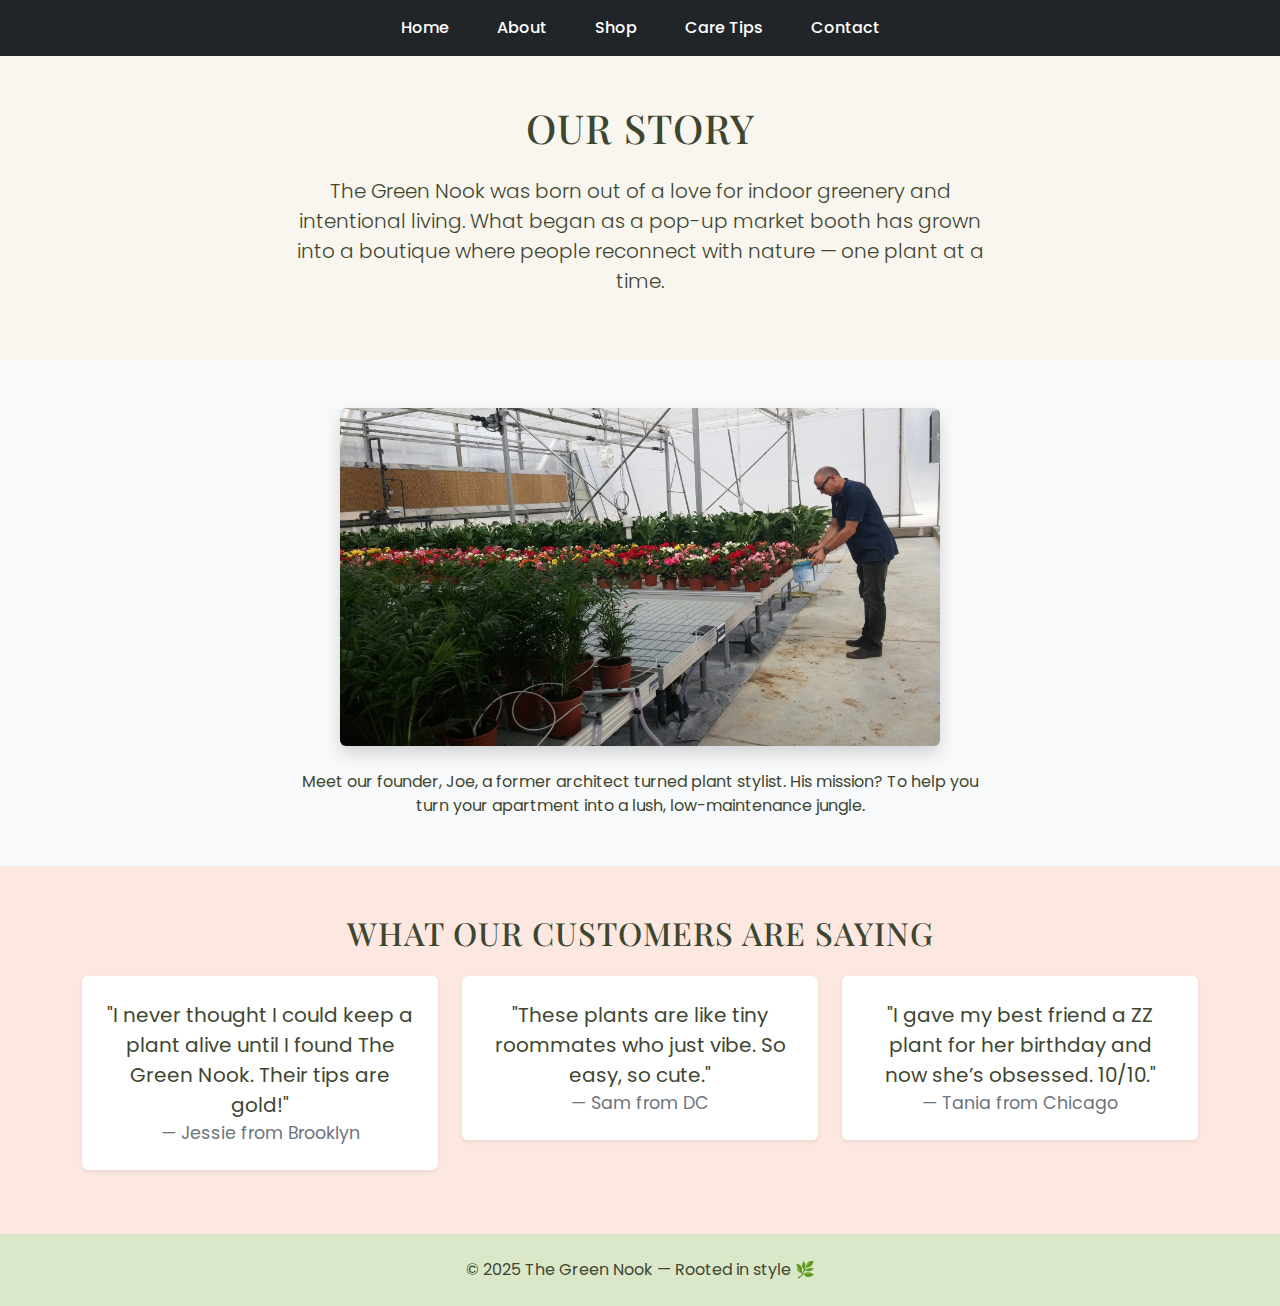
<file: about.html>
<!DOCTYPE html>
<html lang="en">
<head>
  <meta charset="UTF-8" />
  <meta name="viewport" content="width=device-width, initial-scale=1.0" />
  <title>About | The Green Nook</title>

  <!-- Fonts + Bootstrap -->
  <link href="https://fonts.googleapis.com/css2?family=Playfair+Display:wght@700&family=Poppins:wght@400;600&display=swap" rel="stylesheet">
  <link href="https://cdn.jsdelivr.net/npm/bootstrap@5.3.0/dist/css/bootstrap.min.css" rel="stylesheet" />
  <link rel="stylesheet" href="style.css" />
</head>

<body>

  <!-- Nav -->
  <nav class="navbar navbar-expand-lg navbar-dark bg-dark">
    <div class="container justify-content-center">
      <ul class="navbar-nav">
        <li class="nav-item mx-3"><a class="nav-link" href="index.html">Home</a></li>
        <li class="nav-item mx-3"><a class="nav-link active" href="about.html">About</a></li>
        <li class="nav-item mx-3"><a class="nav-link" href="shop.html">Shop</a></li>
        <li class="nav-item mx-3"><a class="nav-link" href="care.html">Care Tips</a></li>
        <li class="nav-item mx-3"><a class="nav-link" href="contact.html">Contact</a></li>
      </ul>
    </div>
  </nav>

  <!-- Story Section -->
  <section class="py-5" style="background-color: #f9f5ef;">
    <div class="container text-center">
      <h1 class="mb-4">Our Story</h1>
      <p class="lead mx-auto" style="max-width: 700px;">
        The Green Nook was born out of a love for indoor greenery and intentional living. 
        What began as a pop-up market booth has grown into a boutique where people reconnect with nature — one plant at a time.
      </p>
    </div>
  </section>

  <!-- Founder Image -->
  <section class="py-5 text-center bg-light">
    <div class="container">
      <img src="images/owners.jpg" alt="Founder of The Green Nook" class="img-fluid rounded shadow" style="max-width: 600px;">
      <p class="mt-4" style="max-width: 700px; margin: auto;">
        Meet our founder, Joe, a former architect turned plant stylist. His mission? To help you turn your apartment into a lush, low-maintenance jungle.
      </p>
    </div>
  </section>

  <!-- Testimonials -->
  <section class="py-5 text-center" style="background-color: #fce8e0;">
    <div class="container">
      <h2 class="mb-4">What Our Customers Are Saying</h2>
      <div class="row g-4 justify-content-center">
        <div class="col-md-4">
          <blockquote class="blockquote p-4 bg-white rounded shadow-sm">
            <p>"I never thought I could keep a plant alive until I found The Green Nook. Their tips are gold!"</p>
            <footer class="blockquote-footer">Jessie from Brooklyn</footer>
          </blockquote>
        </div>
        <div class="col-md-4">
          <blockquote class="blockquote p-4 bg-white rounded shadow-sm">
            <p>"These plants are like tiny roommates who just vibe. So easy, so cute."</p>
            <footer class="blockquote-footer">Sam from DC</footer>
          </blockquote>
        </div>
        <div class="col-md-4">
          <blockquote class="blockquote p-4 bg-white rounded shadow-sm">
            <p>"I gave my best friend a ZZ plant for her birthday and now she’s obsessed. 10/10."</p>
            <footer class="blockquote-footer">Tania from Chicago</footer>
          </blockquote>
        </div>
      </div>
    </div>
  </section>

  <!-- Footer -->
  <footer class="text-center py-4" style="background-color: #dbe7c9;">
    <p class="mb-0">&copy; 2025 The Green Nook — Rooted in style 🌿</p>
  </footer>

  <script src="https://cdn.jsdelivr.net/npm/bootstrap@5.3.0/dist/js/bootstrap.bundle.min.js"></script>
</body>
</html>
</file>
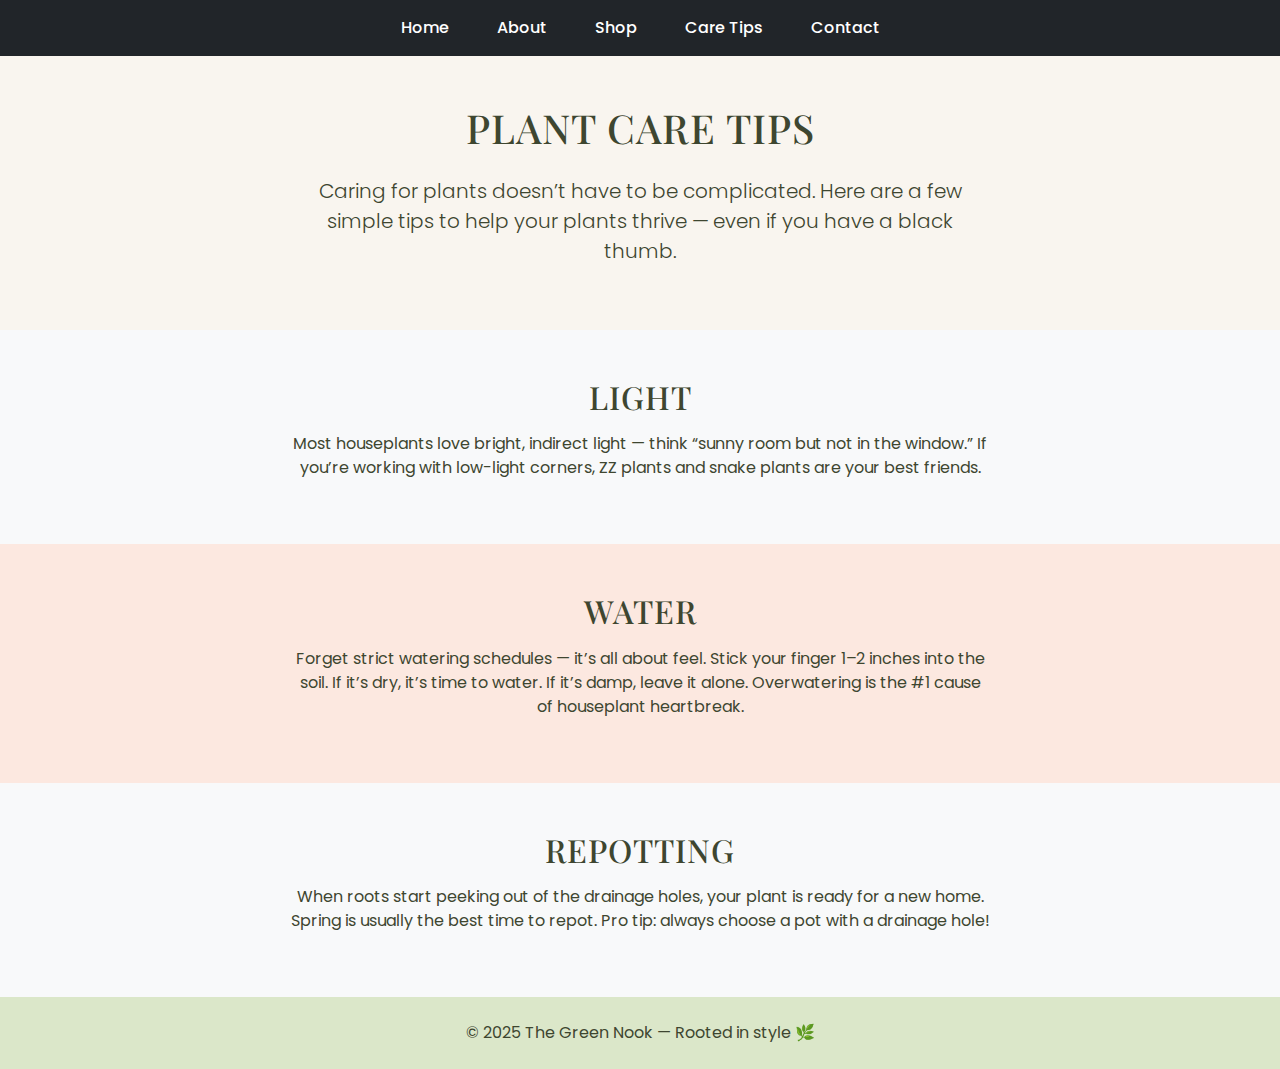
<file: care.html>
<!DOCTYPE html>
<html lang="en">
<head>
  <meta charset="UTF-8" />
  <meta name="viewport" content="width=device-width, initial-scale=1.0" />
  <title>Care Tips | The Green Nook</title>

  <!-- Fonts + Bootstrap -->
  <link href="https://fonts.googleapis.com/css2?family=Playfair+Display:wght@700&family=Poppins:wght@400;600&display=swap" rel="stylesheet">
  <link href="https://cdn.jsdelivr.net/npm/bootstrap@5.3.0/dist/css/bootstrap.min.css" rel="stylesheet" />
  <link rel="stylesheet" href="style.css" />
</head>

<body>

  <!-- Nav -->
  <nav class="navbar navbar-expand-lg navbar-dark bg-dark">
    <div class="container justify-content-center">
      <ul class="navbar-nav">
        <li class="nav-item mx-3"><a class="nav-link" href="index.html">Home</a></li>
        <li class="nav-item mx-3"><a class="nav-link" href="about.html">About</a></li>
        <li class="nav-item mx-3"><a class="nav-link" href="shop.html">Shop</a></li>
        <li class="nav-item mx-3"><a class="nav-link active" href="care.html">Care Tips</a></li>
        <li class="nav-item mx-3"><a class="nav-link" href="contact.html">Contact</a></li>
      </ul>
    </div>
  </nav>

  <!-- Header -->
  <section class="py-5 text-center" style="background-color: #f9f5ef;">
    <div class="container">
      <h1 class="mb-4">Plant Care Tips</h1>
      <p class="lead mx-auto" style="max-width: 700px;">
        Caring for plants doesn’t have to be complicated. Here are a few simple tips to help your plants thrive — even if you have a black thumb.
      </p>
    </div>
  </section>

  <!-- Care Section: Light -->
  <section class="py-5 text-center bg-light">
    <div class="container">
      <h2 class="mb-3">Light</h2>
      <p class="mx-auto" style="max-width: 700px;">
        Most houseplants love bright, indirect light — think “sunny room but not in the window.” If you’re working with low-light corners, ZZ plants and snake plants are your best friends.
      </p>
    </div>
  </section>

  <!-- Care Section: Water -->
  <section class="py-5 text-center" style="background-color: #fce8e0;">
    <div class="container">
      <h2 class="mb-3">Water</h2>
      <p class="mx-auto" style="max-width: 700px;">
        Forget strict watering schedules — it’s all about feel. Stick your finger 1–2 inches into the soil. If it’s dry, it’s time to water. If it’s damp, leave it alone. Overwatering is the #1 cause of houseplant heartbreak.
      </p>
    </div>
  </section>

  <!-- Care Section: Repotting -->
  <section class="py-5 text-center bg-light">
    <div class="container">
      <h2 class="mb-3">Repotting</h2>
      <p class="mx-auto" style="max-width: 700px;">
        When roots start peeking out of the drainage holes, your plant is ready for a new home. Spring is usually the best time to repot. Pro tip: always choose a pot with a drainage hole!
      </p>
    </div>
  </section>

  <!-- Footer -->
  <footer class="text-center py-4" style="background-color: #dbe7c9;">
    <p class="mb-0">&copy; 2025 The Green Nook — Rooted in style 🌿</p>
  </footer>

  <script src="https://cdn.jsdelivr.net/npm/bootstrap@5.3.0/dist/js/bootstrap.bundle.min.js"></script>
</body>
</html>
</file>
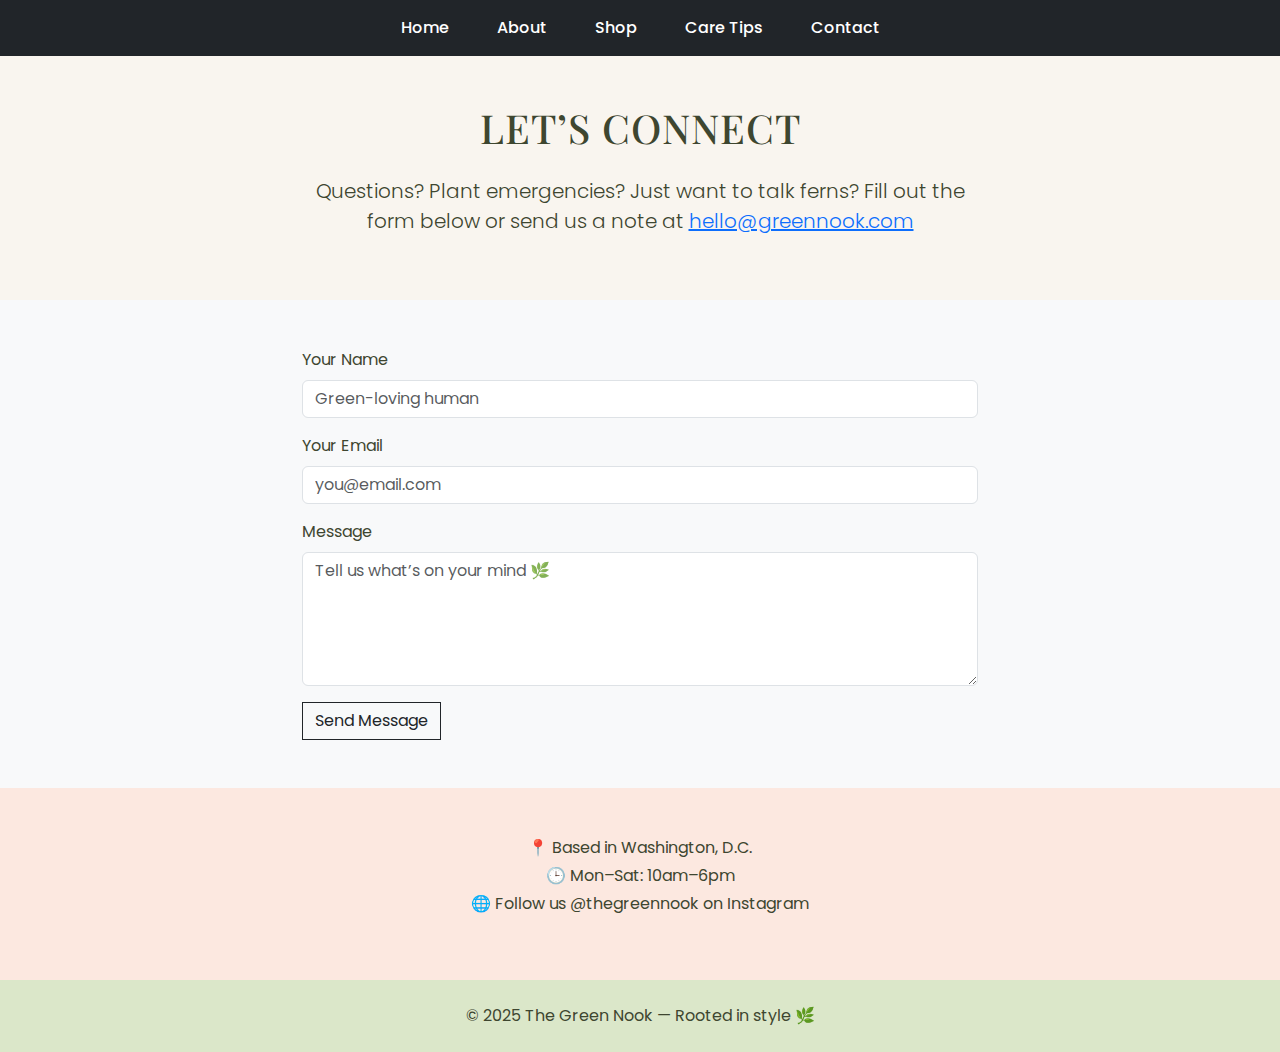
<file: contact.html>
<!DOCTYPE html>
<html lang="en">
<head>
  <meta charset="UTF-8" />
  <meta name="viewport" content="width=device-width, initial-scale=1.0" />
  <title>Contact | The Green Nook</title>

  <!-- Fonts + Bootstrap -->
  <link href="https://fonts.googleapis.com/css2?family=Playfair+Display:wght@700&family=Poppins:wght@400;600&display=swap" rel="stylesheet">
  <link href="https://cdn.jsdelivr.net/npm/bootstrap@5.3.0/dist/css/bootstrap.min.css" rel="stylesheet" />
  <link rel="stylesheet" href="style.css" />
</head>

<body>

  <!-- Nav -->
  <nav class="navbar navbar-expand-lg navbar-dark bg-dark">
    <div class="container justify-content-center">
      <ul class="navbar-nav">
        <li class="nav-item mx-3"><a class="nav-link" href="index.html">Home</a></li>
        <li class="nav-item mx-3"><a class="nav-link" href="about.html">About</a></li>
        <li class="nav-item mx-3"><a class="nav-link" href="shop.html">Shop</a></li>
        <li class="nav-item mx-3"><a class="nav-link" href="care.html">Care Tips</a></li>
        <li class="nav-item mx-3"><a class="nav-link active" href="contact.html">Contact</a></li>
      </ul>
    </div>
  </nav>

  <!-- Contact Header -->
  <section class="py-5 text-center" style="background-color: #f9f5ef;">
    <div class="container">
      <h1 class="mb-4">Let’s Connect</h1>
      <p class="lead mx-auto" style="max-width: 700px;">
        Questions? Plant emergencies? Just want to talk ferns? Fill out the form below or send us a note at <a href="mailto:hello@greennook.com">hello@greennook.com</a>
      </p>
    </div>
  </section>

  <!-- Contact Form -->
  <section class="py-5 bg-light">
    <div class="container" style="max-width: 700px;">
      <form>
        <div class="mb-3">
          <label for="name" class="form-label">Your Name</label>
          <input type="text" class="form-control" id="name" placeholder="Green-loving human" required>
        </div>
        <div class="mb-3">
          <label for="email" class="form-label">Your Email</label>
          <input type="email" class="form-control" id="email" placeholder="you@email.com" required>
        </div>
        <div class="mb-3">
          <label for="message" class="form-label">Message</label>
          <textarea class="form-control" id="message" rows="5" placeholder="Tell us what’s on your mind 🌿" required></textarea>
        </div>
        <button type="submit" class="btn btn-outline-dark">Send Message</button>
      </form>
    </div>
  </section>

  <!-- Optional: Contact Info -->
  <section class="py-5 text-center" style="background-color: #fce8e0;">
    <div class="container">
      <p class="mb-1">📍 Based in Washington, D.C.</p>
      <p class="mb-1">🕒 Mon–Sat: 10am–6pm</p>
      <p>🌐 Follow us @thegreennook on Instagram</p>
    </div>
  </section>

  <!-- Footer -->
  <footer class="text-center py-4" style="background-color: #dbe7c9;">
    <p class="mb-0">&copy; 2025 The Green Nook — Rooted in style 🌿</p>
  </footer>

  <script src="https://cdn.jsdelivr.net/npm/bootstrap@5.3.0/dist/js/bootstrap.bundle.min.js"></script>
</body>
</html>
</file>
<file: style.css>
body {
  font-family: 'Poppins', sans-serif;
  background-color: #f9f5ef;
  color: #3e4630;
}

h1, h2, h3 {
  font-family: 'Playfair Display', serif;
  text-transform: uppercase;
  letter-spacing: 1px;
}

.hero {
  height: 100vh;
  background: url('images/greenplant.jpg') center/cover no-repeat;
  position: relative;
  color: white;
}
/* 1. Gray Title Box */
.intro-header { 
  background-color: #eaeaeae6;
}

.intro-header h1,
.intro-header p {
  font-family: 'Playfair Display', serif;
}

/* 2. Image Banner Below */
.image-banner {
  height: 60vh;
  position: relative;
  background: url('images/greenplant.jpg') center/cover no-repeat;
}


.image-banner .overlay {
  position: absolute;
  background-color: rgba(0, 0, 0, 0.4);
  height: 100%;
  width: 100%;
  top: 0;
  left: 0;
  z-index: 1;
}

.image-banner .container {
  position: relative;
  z-index: 2;
}

.image-banner .btn {
  font-weight: 600;
  font-size: 1.1rem;
  padding: 0.75rem 1.5rem;
  border-radius: 0;
  transition: all 0.3s ease;
}

.image-banner .btn:hover {
  background-color: #4caf50;
  color: white;
}


.hero-overlay {
  background-color: rgba(0, 0, 0, 0.5);
  height: 100%;
  width: 100%;
  position: absolute;
  top: 0;
  left: 0;
  z-index: 1;
}

.hero .container {
  position: relative;
  z-index: 2;
}

.nav-link {
  color: white;
  font-weight: 500;
}

.nav-link:hover {
  text-decoration: underline;
}

.btn-outline-dark {
  border-radius: 0;
}

.plant-img {
  height: 300px;
  width: 100%;
  object-fit: cover;
  border-radius: 10px;
  transition: transform 0.3s ease;
}

.plant-img:hover {
  transform: scale(1.05);
}
</file>
